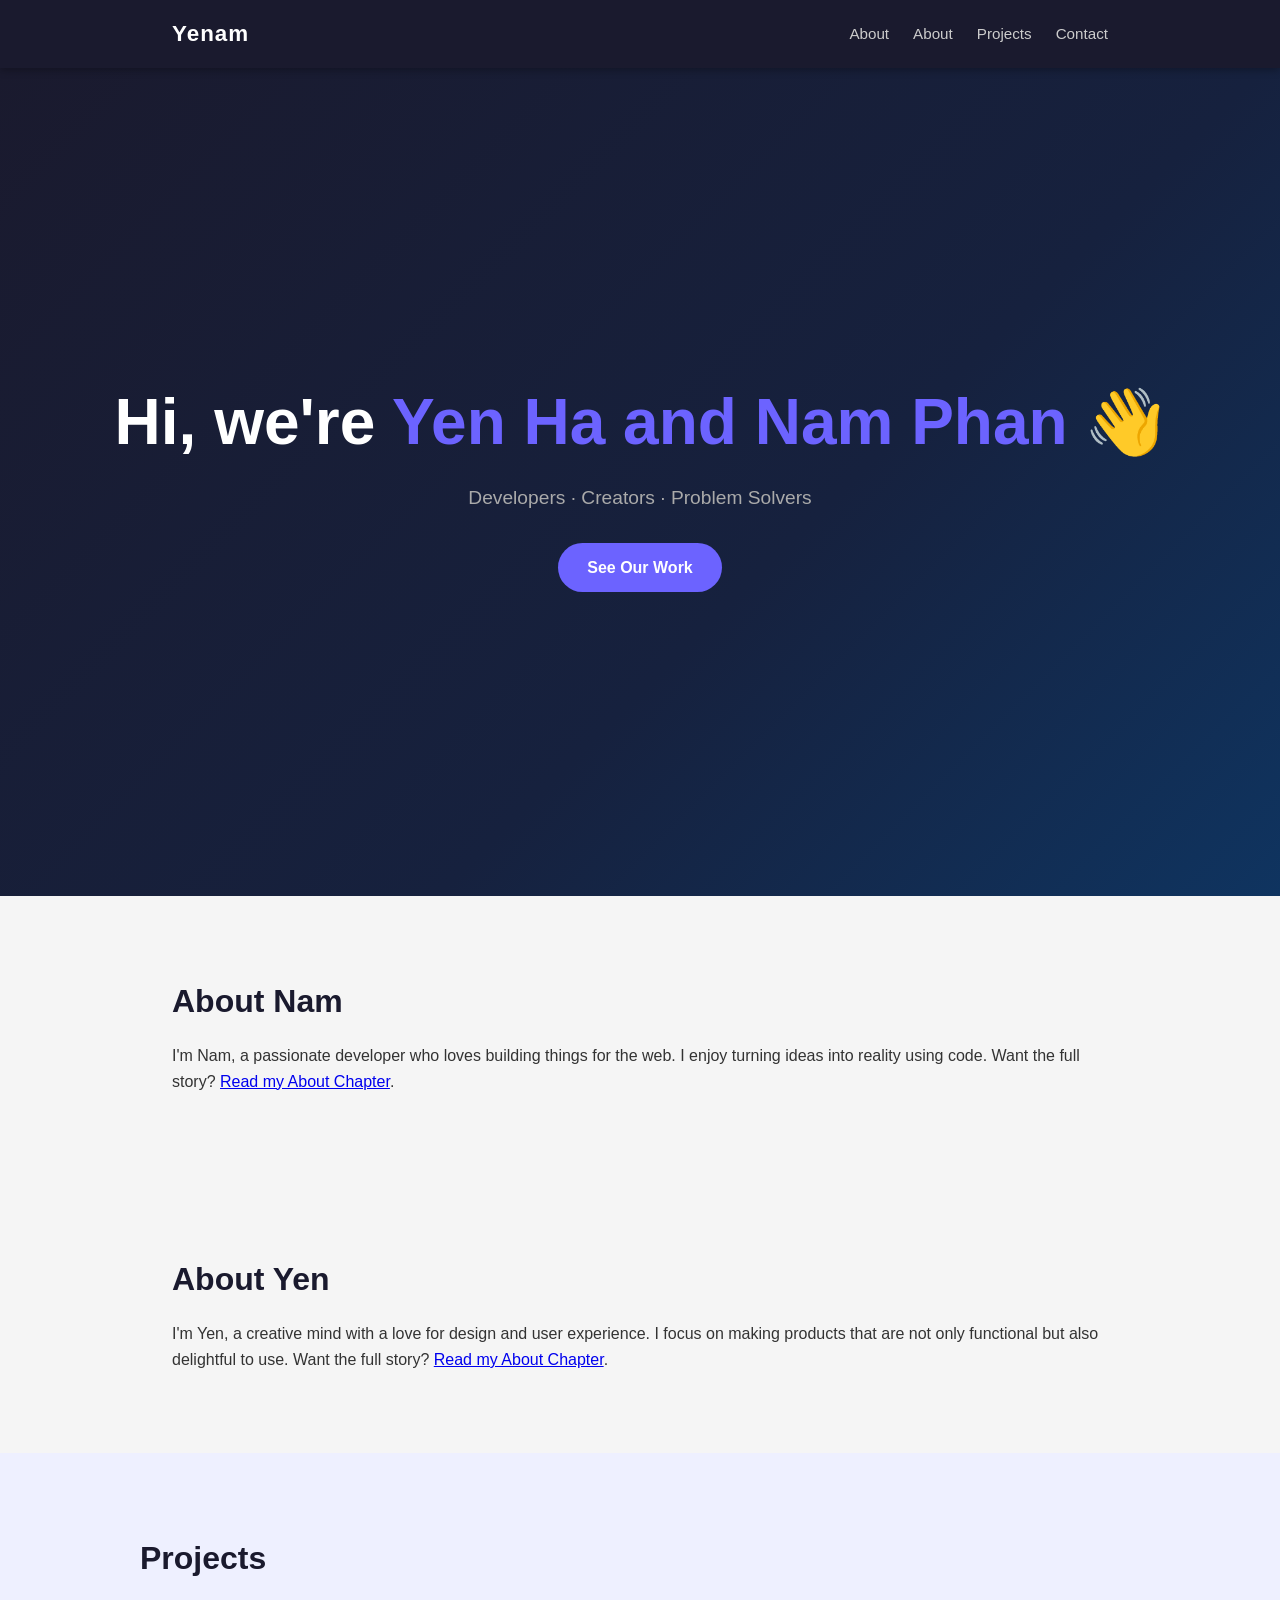
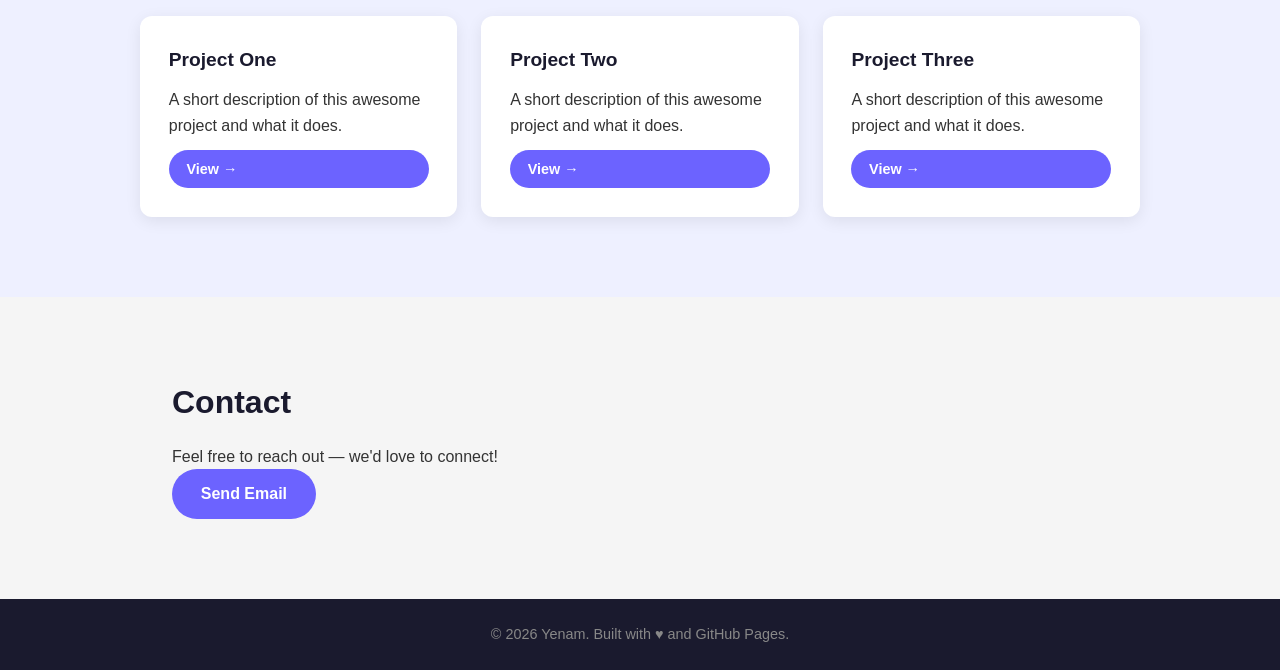
<file: index.html>
<!DOCTYPE html>
<html lang="en">
<head>
  <meta charset="UTF-8" />
  <meta name="viewport" content="width=device-width, initial-scale=1.0" />
  <title> &#x2728 Yenam | Personal Site</title>
  <link rel="stylesheet" href="style.css" />
</head>
<body>
  <header>
    <nav>
      <div class="logo">Yenam</div>
      <ul>
        <li><a href="#aboutnam">About</a></li>
        <li><a href="#aboutyen">About</a></li>
        <li><a href="#projects">Projects</a></li>
        <li><a href="#contact">Contact</a></li>
      </ul>
    </nav>
  </header>

  <section class="hero">
    <div class="hero-content">
      <h1>Hi, we're <span class="highlight">Yen Ha and Nam Phan</span> 👋</h1>
      <p>Developers · Creators · Problem Solvers</p>
      <a href="#projects" class="btn">See Our Work</a>
    </div>
  </section>

  <section id="aboutnam" class="section">
    <h2>About Nam</h2>
    <p>
      I'm Nam, a passionate developer who loves building things for the web.
      I enjoy turning ideas into reality using code.
      Want the full story? <a href="aboutnam.html">Read my About Chapter</a>.
    </p>
  </section>

  <section id="aboutyen" class="section">
    <h2>About Yen</h2>
    <p>
      I'm Yen, a creative mind with a love for design and user experience.
      I focus on making products that are not only functional but also delightful to use.
      Want the full story? <a href="aboutyen.html">Read my About Chapter</a>.
    </p>
  </section>

  <section id="projects" class="section alt">
    <h2>Projects</h2>
    <div class="cards">
      <div class="card">
        <h3>Project One</h3>
        <p>A short description of this awesome project and what it does.</p>
        <a href="#" class="btn small">View →</a>
      </div>
      <div class="card">
        <h3>Project Two</h3>
        <p>A short description of this awesome project and what it does.</p>
        <a href="#" class="btn small">View →</a>
      </div>
      <div class="card">
        <h3>Project Three</h3>
        <p>A short description of this awesome project and what it does.</p>
        <a href="#" class="btn small">View →</a>
      </div>
    </div>
  </section>

  <section id="contact" class="section">
    <h2>Contact</h2>
    <p>Feel free to reach out — we'd love to connect!</p>
    <a href="mailto:you@example.com" class="btn">Send Email</a>
  </section>

  <footer>
    <p>&copy; 2026 Yenam. Built with ♥ and GitHub Pages.</p>
  </footer>

  <script src="main.js"></script>
</body>
</html>
</file>
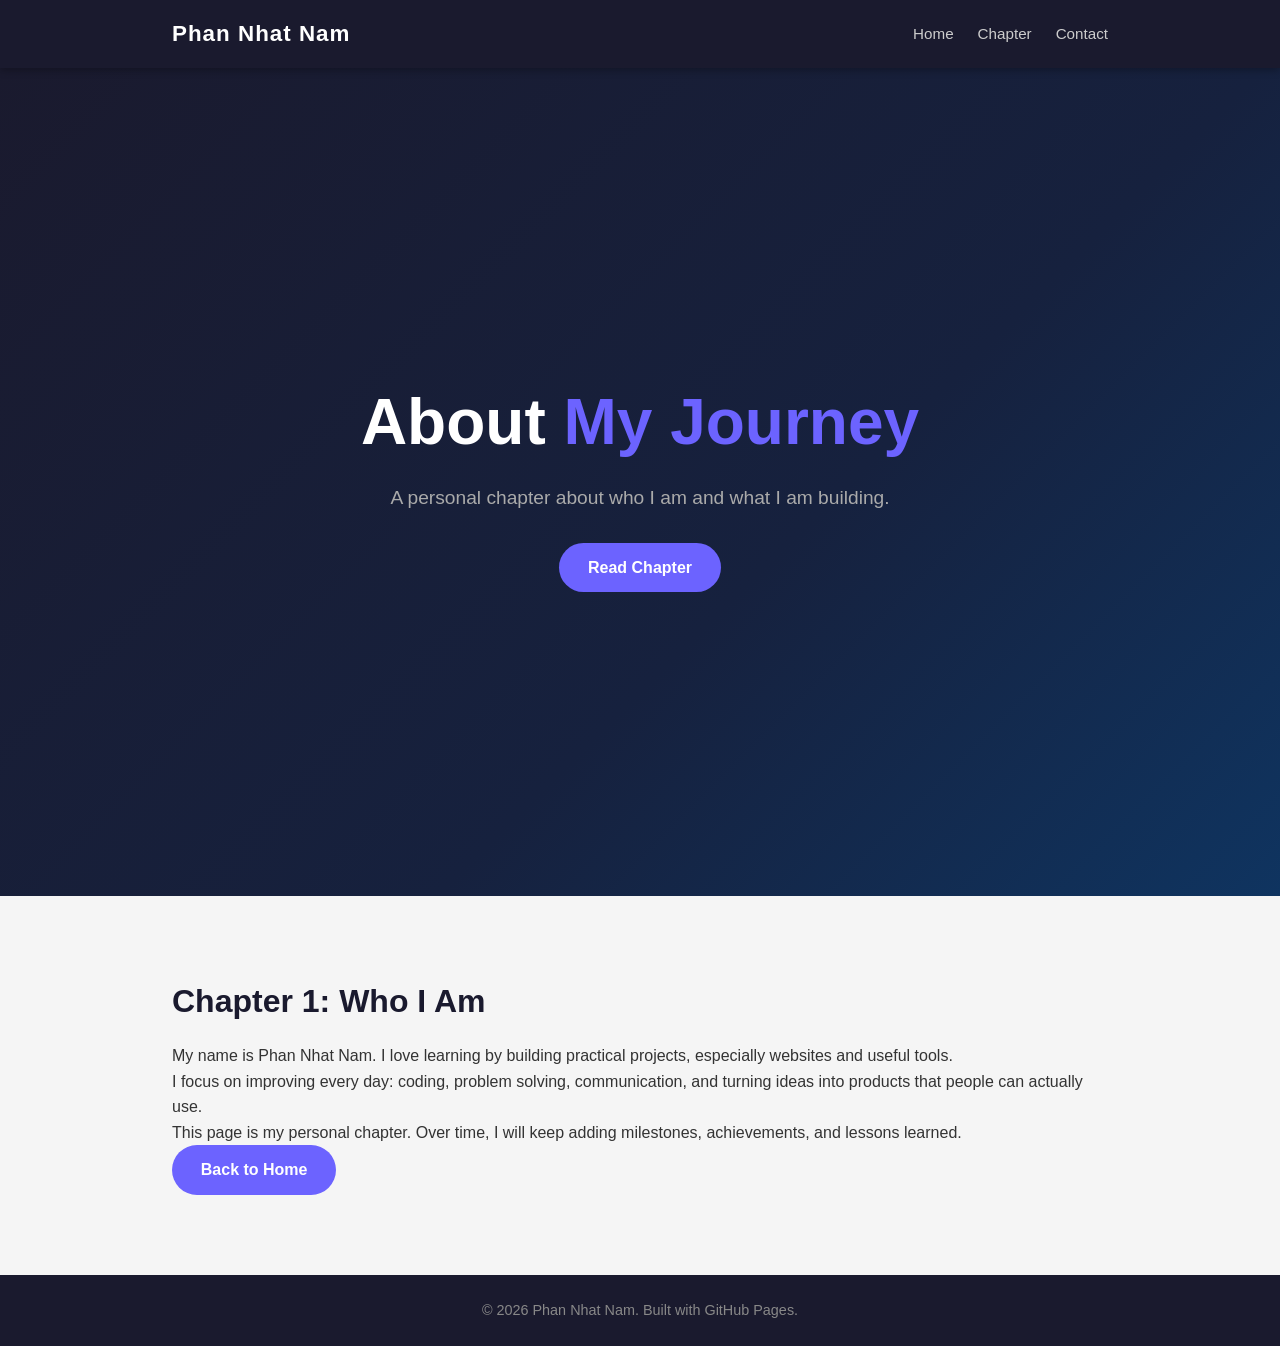
<file: about.html>
<!DOCTYPE html>
<html lang="en">
<head>
  <meta charset="UTF-8" />
  <meta name="viewport" content="width=device-width, initial-scale=1.0" />
  <title>About Chapter | Phan Nhat Nam</title>
  <link rel="stylesheet" href="style.css" />
</head>
<body>
  <header>
    <nav>
      <div class="logo">Phan Nhat Nam</div>
      <ul>
        <li><a href="index.html">Home</a></li>
        <li><a href="#chapter">Chapter</a></li>
        <li><a href="index.html#contact">Contact</a></li>
      </ul>
    </nav>
  </header>

  <section class="hero">
    <div class="hero-content">
      <h1>About <span class="highlight">My Journey</span></h1>
      <p>A personal chapter about who I am and what I am building.</p>
      <a href="#chapter" class="btn">Read Chapter</a>
    </div>
  </section>

  <section id="chapter" class="section">
    <h2>Chapter 1: Who I Am</h2>
    <p>
      My name is Phan Nhat Nam. I love learning by building practical projects,
      especially websites and useful tools.
    </p>
    <p>
      I focus on improving every day: coding, problem solving, communication,
      and turning ideas into products that people can actually use.
    </p>
    <p>
      This page is my personal chapter. Over time, I will keep adding milestones,
      achievements, and lessons learned.
    </p>
    <a href="index.html" class="btn">Back to Home</a>
  </section>

  <footer>
    <p>&copy; 2026 Phan Nhat Nam. Built with GitHub Pages.</p>
  </footer>

  <script src="main.js"></script>
</body>
</html>
</file>
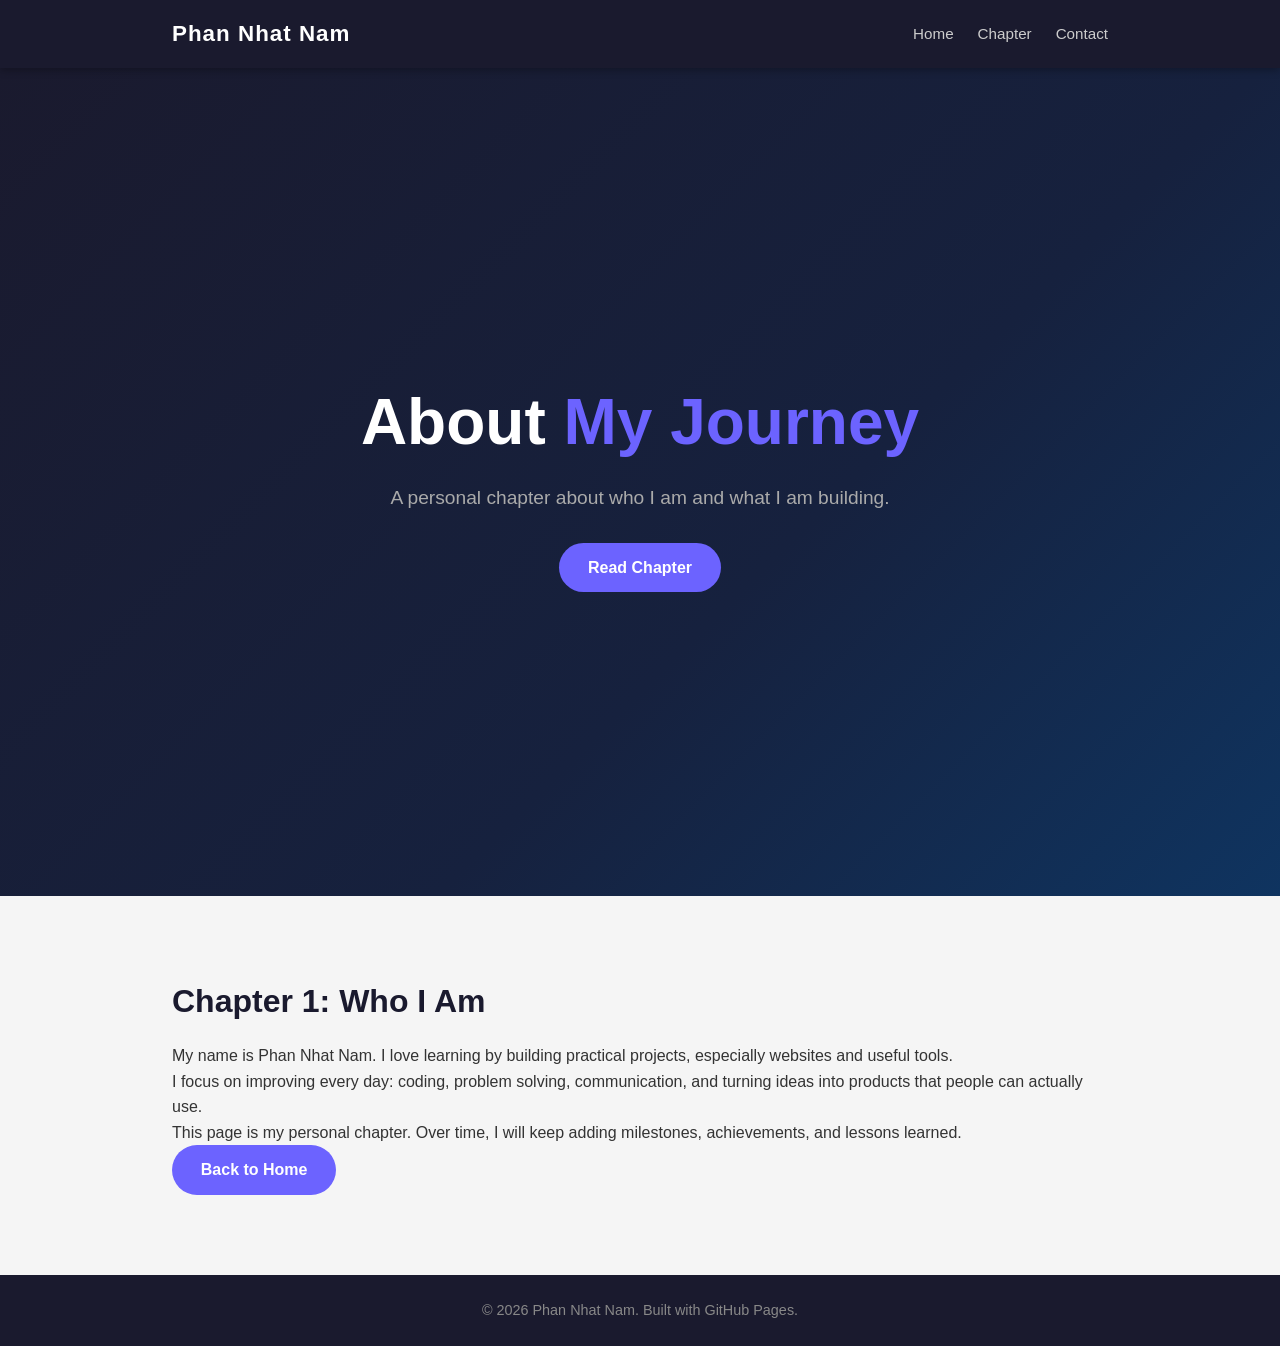
<file: aboutnam.html>
<!DOCTYPE html>
<html lang="en">
<head>
  <meta charset="UTF-8" />
  <meta name="viewport" content="width=device-width, initial-scale=1.0" />
  <title>🧒 Phan Nhat Nam</title>
  <link rel="stylesheet" href="style.css" />
</head>
<body>
  <header>
    <nav>
      <div class="logo">Phan Nhat Nam</div>
      <ul>
        <li><a href="index.html">Home</a></li>
        <li><a href="#chapter">Chapter</a></li>
        <li><a href="index.html#contact">Contact</a></li>
      </ul>
    </nav>
  </header>

  <section class="hero">
    <div class="hero-content">
      <h1>About <span class="highlight">My Journey</span></h1>
      <p>A personal chapter about who I am and what I am building.</p>
      <a href="#chapter" class="btn">Read Chapter</a>
    </div>
  </section>

  <section id="chapter" class="section">
    <h2>Chapter 1: Who I Am</h2>
    <p>
      My name is Phan Nhat Nam. I love learning by building practical projects,
      especially websites and useful tools.
    </p>
    <p>
      I focus on improving every day: coding, problem solving, communication,
      and turning ideas into products that people can actually use.
    </p>
    <p>
      This page is my personal chapter. Over time, I will keep adding milestones,
      achievements, and lessons learned.
    </p>
    <a href="index.html" class="btn">Back to Home</a>
  </section>

  <footer>
    <p>&copy; 2026 Phan Nhat Nam. Built with GitHub Pages.</p>
  </footer>

  <script src="main.js"></script>
</body>
</html>
</file>
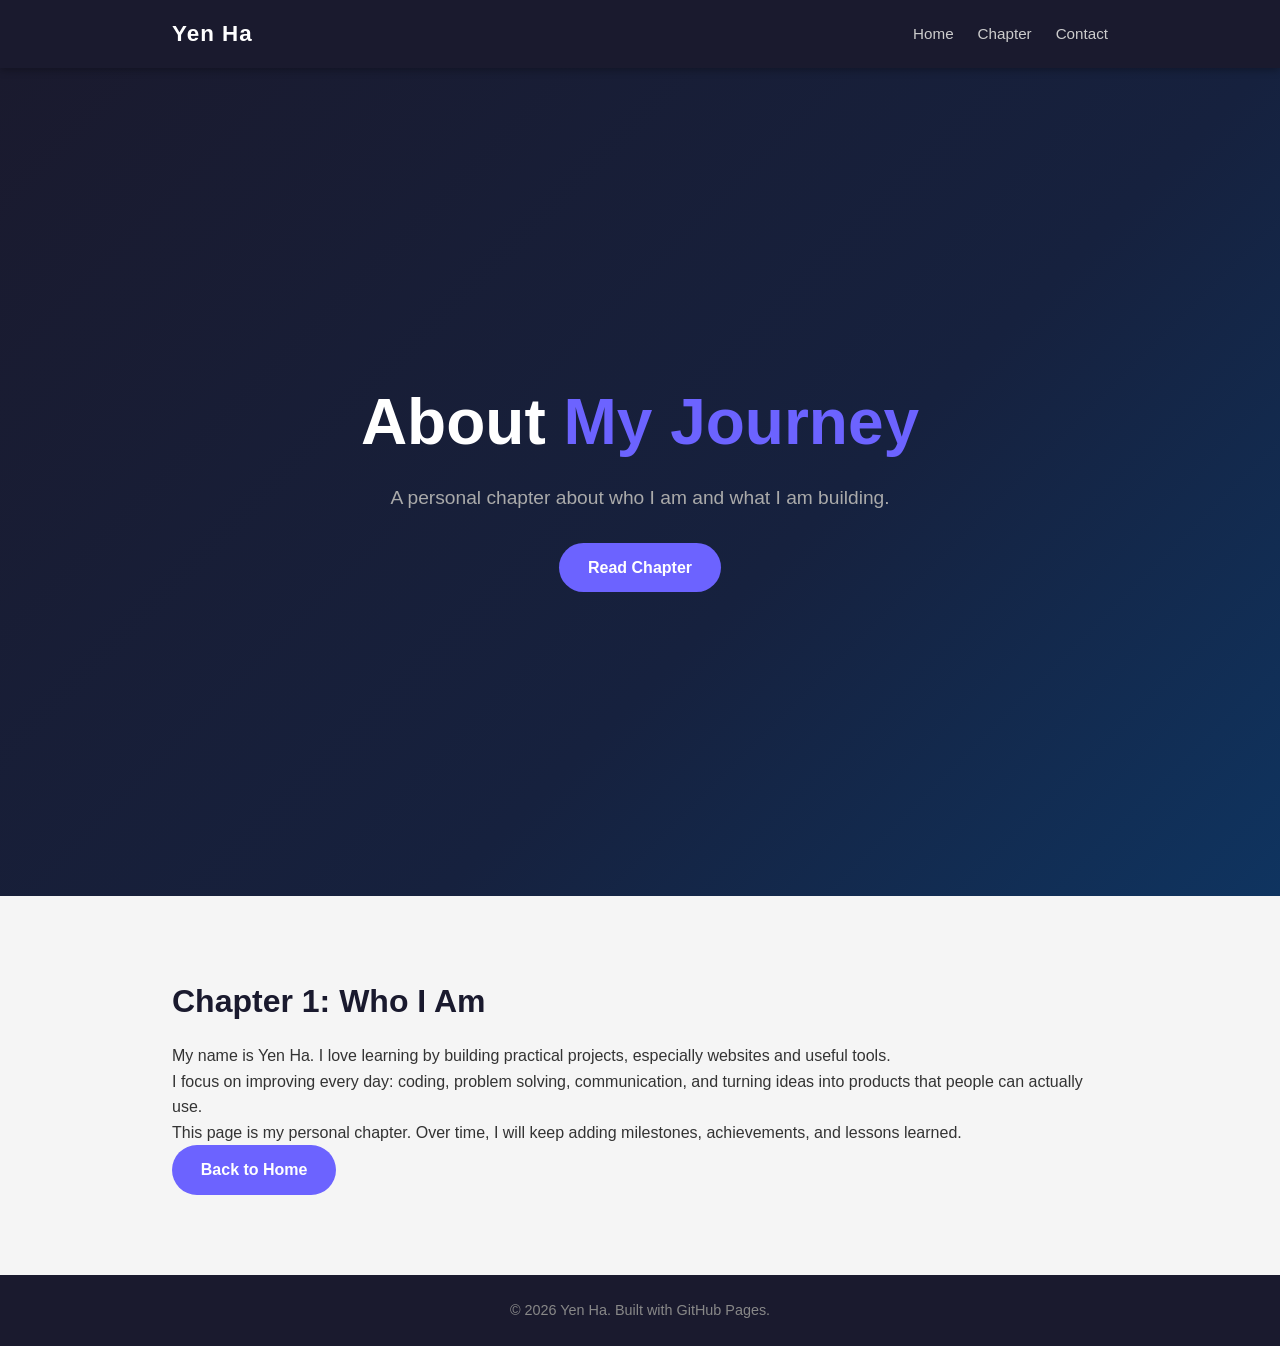
<file: aboutyen.html>
<!DOCTYPE html>
<html lang="en">
<head>
  <meta charset="UTF-8" />
  <meta name="viewport" content="width=device-width, initial-scale=1.0" />
  <title>About Chapter | Yen Ha </title>
  <link rel="stylesheet" href="style.css" />
</head>
<body>
  <header>
    <nav>
      <div class="logo">Yen Ha</div>
      <ul>
        <li><a href="index.html">Home</a></li>
        <li><a href="#chapter">Chapter</a></li>
        <li><a href="index.html#contact">Contact</a></li>
      </ul>
    </nav>
  </header>

  <section class="hero">
    <div class="hero-content">
      <h1>About <span class="highlight">My Journey</span></h1>
      <p>A personal chapter about who I am and what I am building.</p>
      <a href="#chapter" class="btn">Read Chapter</a>
    </div>
  </section>

  <section id="chapter" class="section">
    <h2>Chapter 1: Who I Am</h2>
    <p>
      My name is Yen Ha. I love learning by building practical projects,
      especially websites and useful tools.
    </p>
    <p>
      I focus on improving every day: coding, problem solving, communication,
      and turning ideas into products that people can actually use.
    </p>
    <p>
      This page is my personal chapter. Over time, I will keep adding milestones,
      achievements, and lessons learned.
    </p>
    <a href="index.html" class="btn">Back to Home</a>
  </section>

  <footer>
    <p>&copy; 2026 Yen Ha. Built with GitHub Pages.</p>
  </footer>

  <script src="main.js"></script>
</body>
</html>
</file>
<file: style.css>
*, *::before, *::after {
  box-sizing: border-box;
  margin: 0;
  padding: 0;
}

:root {
  --primary: #6c63ff;
  --dark: #1a1a2e;
  --light: #f5f5f5;
  --text: #333;
  --card-bg: #ffffff;
}

html {
  scroll-behavior: smooth;
}

body {
  font-family: 'Segoe UI', Tahoma, Geneva, Verdana, sans-serif;
  color: var(--text);
  background: var(--light);
  line-height: 1.6;
}

/* ── NAV ── */
header {
  position: sticky;
  top: 0;
  background: var(--dark);
  z-index: 100;
  box-shadow: 0 2px 8px rgba(0,0,0,0.3);
}

nav {
  max-width: 1000px;
  margin: 0 auto;
  padding: 1rem 2rem;
  display: flex;
  justify-content: space-between;
  align-items: center;
}

.logo {
  color: #fff;
  font-size: 1.4rem;
  font-weight: 700;
  letter-spacing: 1px;
}

nav ul {
  list-style: none;
  display: flex;
  gap: 1.5rem;
}

nav ul a {
  color: #ccc;
  text-decoration: none;
  font-size: 0.95rem;
  transition: color 0.2s;
}

nav ul a:hover {
  color: var(--primary);
}

/* ── HERO ── */
.hero {
  min-height: 92vh;
  background: linear-gradient(135deg, var(--dark) 0%, #16213e 60%, #0f3460 100%);
  display: flex;
  align-items: center;
  justify-content: center;
  text-align: center;
  color: #fff;
  padding: 2rem;
}

.hero-content h1 {
  font-size: clamp(2.2rem, 6vw, 4rem);
  margin-bottom: 0.6rem;
}

.highlight {
  color: var(--primary);
}

.hero-content p {
  font-size: 1.2rem;
  color: #aaa;
  margin-bottom: 1.8rem;
}

/* ── BUTTONS ── */
.btn {
  display: inline-block;
  padding: 0.75rem 1.8rem;
  background: var(--primary);
  color: #fff;
  border-radius: 30px;
  text-decoration: none;
  font-weight: 600;
  transition: transform 0.2s, box-shadow 0.2s;
}

.btn:hover {
  transform: translateY(-2px);
  box-shadow: 0 6px 18px rgba(108,99,255,0.45);
}

.btn.small {
  padding: 0.45rem 1.1rem;
  font-size: 0.9rem;
}

/* ── SECTIONS ── */
.section {
  padding: 5rem 2rem;
  max-width: 1000px;
  margin: 0 auto;
}

.section.alt {
  max-width: 100%;
  background: #eef0ff;
  padding: 5rem 2rem;
}

.section.alt > * {
  max-width: 1000px;
  margin-left: auto;
  margin-right: auto;
}

h2 {
  font-size: 2rem;
  margin-bottom: 1rem;
  color: var(--dark);
}

/* ── CARDS ── */
.cards {
  display: grid;
  grid-template-columns: repeat(auto-fit, minmax(260px, 1fr));
  gap: 1.5rem;
  margin-top: 2rem;
}

.card {
  background: var(--card-bg);
  border-radius: 12px;
  padding: 1.8rem;
  box-shadow: 0 4px 16px rgba(0,0,0,0.08);
  transition: transform 0.2s, box-shadow 0.2s;
  display: flex;
  flex-direction: column;
  gap: 0.75rem;
}

.card:hover {
  transform: translateY(-4px);
  box-shadow: 0 10px 28px rgba(0,0,0,0.13);
}

.card h3 {
  font-size: 1.2rem;
  color: var(--dark);
}

/* ── FOOTER ── */
footer {
  background: var(--dark);
  color: #888;
  text-align: center;
  padding: 1.5rem;
  font-size: 0.9rem;
}
</file>
